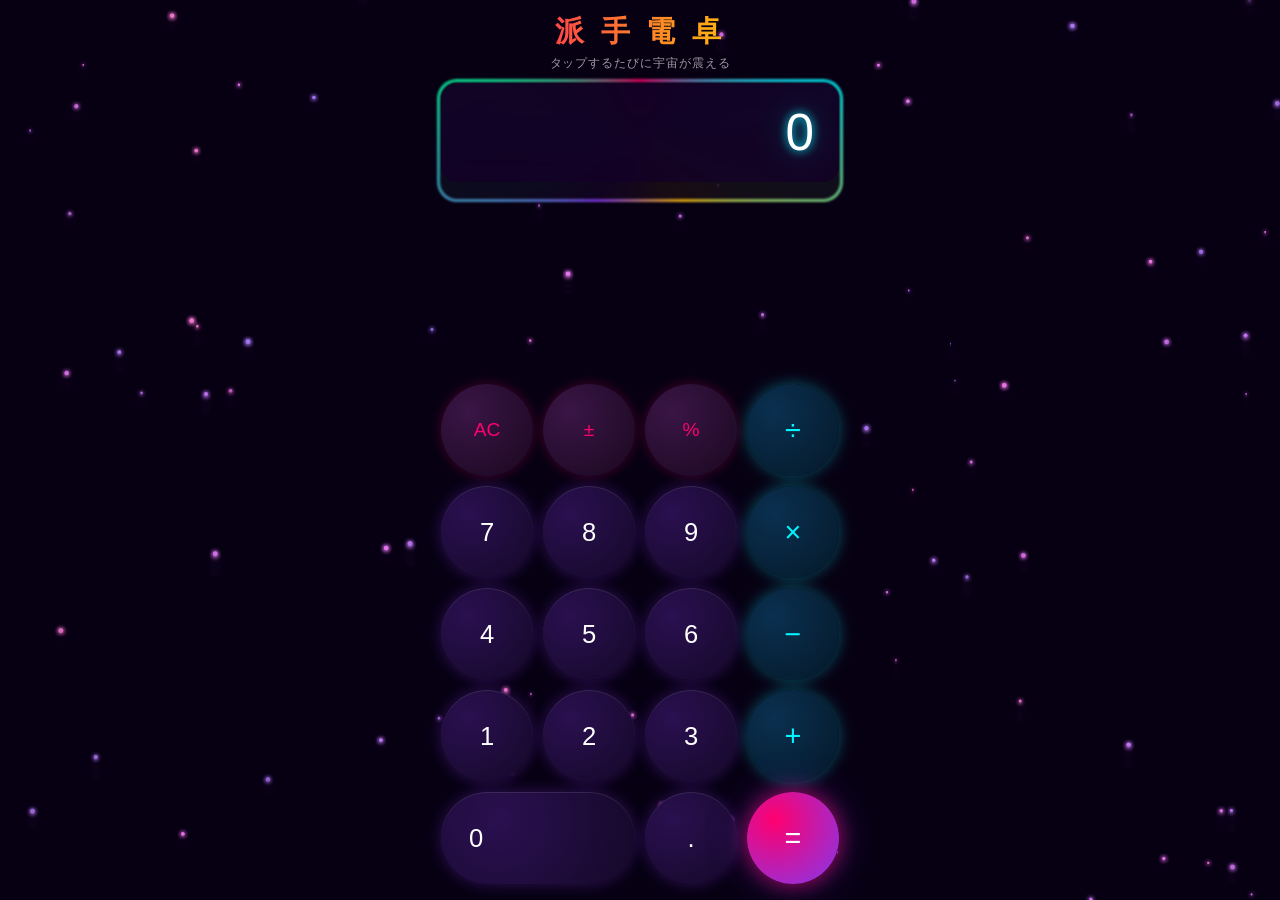
<file: index.html>
<!DOCTYPE html>
<html lang="ja">
<head>
  <meta charset="UTF-8">
  <meta name="viewport" content="width=device-width, initial-scale=1, maximum-scale=1, user-scalable=no, viewport-fit=cover">
  <meta name="apple-mobile-web-app-capable" content="yes">
  <meta name="apple-mobile-web-app-status-bar-style" content="black-translucent">
  <meta name="apple-mobile-web-app-title" content="派手電卓">
  <meta name="theme-color" content="#0a0014">
  <meta name="description" content="無駄にエフェクトがド派手な電卓">
  <title>✨ 派手電卓 ✨</title>
  <link rel="manifest" href="manifest.json">
  <link rel="apple-touch-icon" href="data:image/svg+xml,<svg xmlns='http://www.w3.org/2000/svg' viewBox='0 0 100 100'><rect fill='%230a0014' width='100' height='100' rx='20'/><text y='.9em' x='50%' text-anchor='middle' font-size='60'>✨</text></svg>">
  <link rel="stylesheet" href="css/style.css">
</head>
<body>
  <canvas id="bg-canvas" aria-hidden="true"></canvas>
  <canvas id="fx-canvas" aria-hidden="true"></canvas>

  <div class="app">
    <header class="header">
      <h1 class="title">
        <span class="title-char">派</span>
        <span class="title-char">手</span>
        <span class="title-char">電</span>
        <span class="title-char">卓</span>
      </h1>
      <p class="subtitle">タップするたびに宇宙が震える</p>
    </header>

    <div class="display-wrap">
      <div class="display-ring"></div>
      <div class="display" id="display" aria-live="polite" aria-label="計算結果">0</div>
      <div class="display-sub" id="display-sub"></div>
    </div>

    <div class="keypad" role="group" aria-label="電卓キー">
      <button class="key key-func" data-action="clear" aria-label="クリア">AC</button>
      <button class="key key-func" data-action="toggle-sign" aria-label="符号反転">±</button>
      <button class="key key-func" data-action="percent" aria-label="パーセント">%</button>
      <button class="key key-op" data-action="operator" data-value="/" aria-label="割る">÷</button>

      <button class="key key-num" data-action="digit" data-value="7">7</button>
      <button class="key key-num" data-action="digit" data-value="8">8</button>
      <button class="key key-num" data-action="digit" data-value="9">9</button>
      <button class="key key-op" data-action="operator" data-value="*" aria-label="かける">×</button>

      <button class="key key-num" data-action="digit" data-value="4">4</button>
      <button class="key key-num" data-action="digit" data-value="5">5</button>
      <button class="key key-num" data-action="digit" data-value="6">6</button>
      <button class="key key-op" data-action="operator" data-value="-" aria-label="引く">−</button>

      <button class="key key-num" data-action="digit" data-value="1">1</button>
      <button class="key key-num" data-action="digit" data-value="2">2</button>
      <button class="key key-num" data-action="digit" data-value="3">3</button>
      <button class="key key-op" data-action="operator" data-value="+" aria-label="足す">+</button>

      <button class="key key-num key-zero" data-action="digit" data-value="0">0</button>
      <button class="key key-num" data-action="decimal" aria-label="小数点">.</button>
      <button class="key key-equals" data-action="equals" aria-label="イコール">=</button>
    </div>
  </div>

  <div class="flash-overlay" id="flash-overlay" aria-hidden="true"></div>

  <script src="js/calculator.js" type="module"></script>
</body>
</html>
</file>
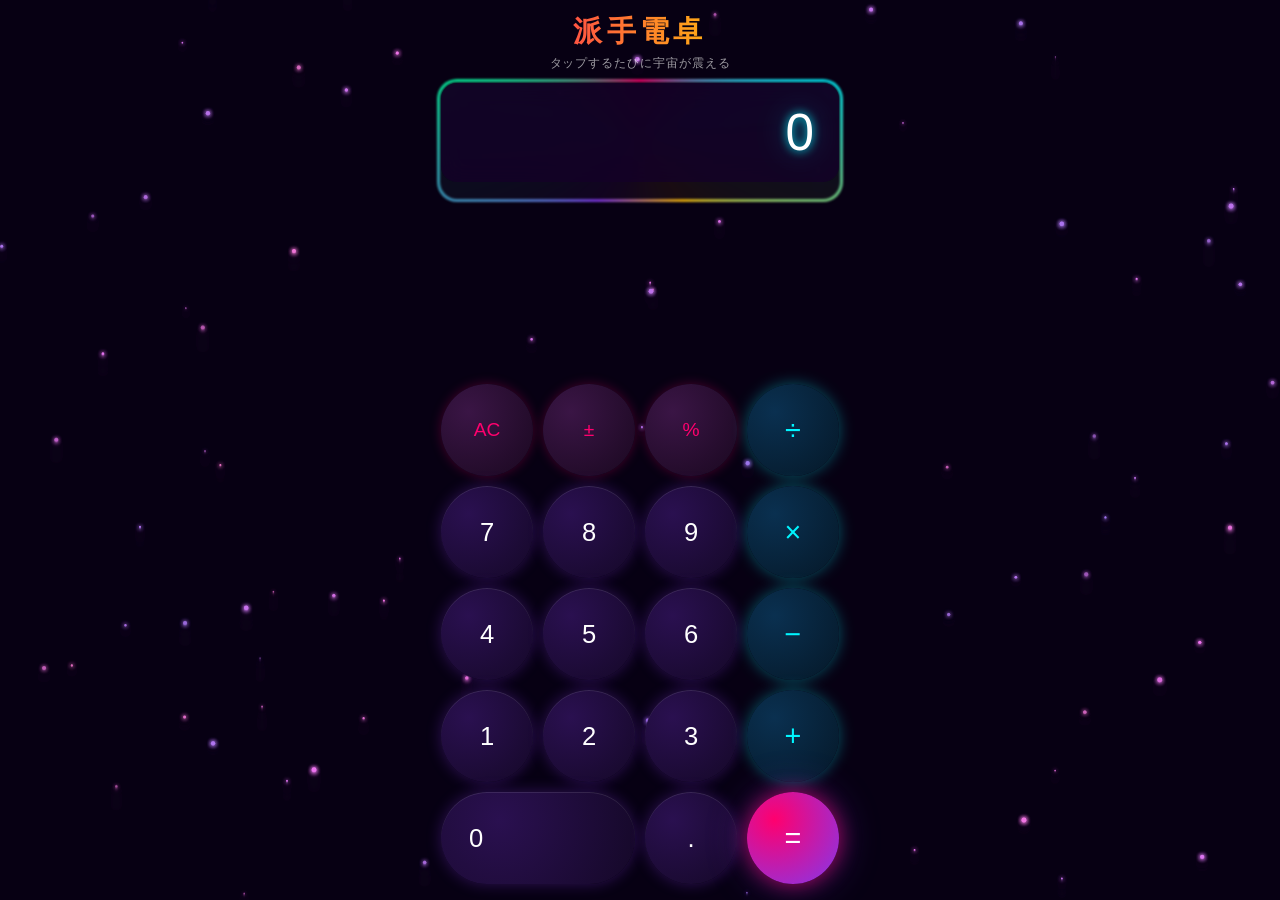
<file: calculator-standalone.html>
<!DOCTYPE html>
<html lang="ja">
<head>
  <meta charset="UTF-8">
  <meta name="viewport" content="width=device-width, initial-scale=1, maximum-scale=1, user-scalable=no, viewport-fit=cover">
  <meta name="apple-mobile-web-app-capable" content="yes">
  <meta name="apple-mobile-web-app-status-bar-style" content="black-translucent">
  <meta name="apple-mobile-web-app-title" content="派手電卓">
  <meta name="theme-color" content="#0a0014">
  <title>✨ 派手電卓 ✨</title>
  <style>
*,
*::before,
*::after {
  box-sizing: border-box;
  margin: 0;
  padding: 0;
  -webkit-tap-highlight-color: transparent;
}

:root {
  --bg-deep: #0a0014;
  --neon-pink: #ff006e;
  --neon-cyan: #00f5ff;
  --neon-yellow: #ffbe0b;
  --neon-purple: #8338ec;
  --neon-green: #06ffa5;
  --safe-top: env(safe-area-inset-top, 0px);
  --safe-bottom: env(safe-area-inset-bottom, 0px);
  --safe-left: env(safe-area-inset-left, 0px);
  --safe-right: env(safe-area-inset-right, 0px);
}

html,
body {
  height: 100%;
  overflow: hidden;
  touch-action: manipulation;
  user-select: none;
  -webkit-user-select: none;
  font-family: "SF Pro Display", "Hiragino Sans", "Helvetica Neue", sans-serif;
  background: var(--bg-deep);
  color: #fff;
}

#bg-canvas,
#fx-canvas {
  position: fixed;
  inset: 0;
  width: 100%;
  height: 100%;
  pointer-events: none;
}

#bg-canvas {
  z-index: 0;
}

#fx-canvas {
  z-index: 100;
}

.app {
  position: relative;
  z-index: 10;
  display: flex;
  flex-direction: column;
  height: 100%;
  max-width: 430px;
  margin: 0 auto;
  padding:
    calc(12px + var(--safe-top))
    calc(16px + var(--safe-right))
    calc(16px + var(--safe-bottom))
    calc(16px + var(--safe-left));
}

.header {
  text-align: center;
  margin-bottom: 12px;
}

.title {
  font-size: clamp(1.4rem, 5vw, 1.8rem);
  font-weight: 900;
  letter-spacing: 0.15em;
  background: linear-gradient(
    90deg,
    var(--neon-pink),
    var(--neon-yellow),
    var(--neon-cyan),
    var(--neon-purple),
    var(--neon-pink)
  );
  background-size: 300% 100%;
  -webkit-background-clip: text;
  background-clip: text;
  -webkit-text-fill-color: transparent;
  animation: title-shimmer 3s linear infinite;
}

.title-char {
  display: inline-block;
  animation: title-bounce 2s ease-in-out infinite;
}

.title-char:nth-child(1) { animation-delay: 0s; }
.title-char:nth-child(2) { animation-delay: 0.15s; }
.title-char:nth-child(3) { animation-delay: 0.3s; }
.title-char:nth-child(4) { animation-delay: 0.45s; }

.subtitle {
  font-size: 0.72rem;
  opacity: 0.6;
  margin-top: 4px;
  letter-spacing: 0.08em;
}

.display-wrap {
  position: relative;
  margin-bottom: 20px;
  flex-shrink: 0;
}

.display-ring {
  position: absolute;
  inset: -4px;
  border-radius: 20px;
  background: conic-gradient(
    from var(--ring-angle, 0deg),
    var(--neon-pink),
    var(--neon-cyan),
    var(--neon-yellow),
    var(--neon-purple),
    var(--neon-green),
    var(--neon-pink)
  );
  animation: ring-spin 4s linear infinite;
  opacity: 0.85;
  filter: blur(1px);
}

.display-ring::after {
  content: "";
  position: absolute;
  inset: 3px;
  border-radius: 17px;
  background: rgba(10, 0, 20, 0.92);
}

.display {
  position: relative;
  z-index: 1;
  min-height: 88px;
  padding: 20px 24px;
  border-radius: 16px;
  background: rgba(20, 0, 40, 0.75);
  backdrop-filter: blur(12px);
  -webkit-backdrop-filter: blur(12px);
  font-size: clamp(2.4rem, 10vw, 3.2rem);
  font-weight: 300;
  text-align: right;
  letter-spacing: 0.02em;
  overflow: hidden;
  text-overflow: ellipsis;
  white-space: nowrap;
  text-shadow:
    0 0 10px var(--neon-cyan),
    0 0 30px rgba(0, 245, 255, 0.4);
  transition: transform 0.1s;
}

.display.glitch {
  animation: display-glitch 0.35s steps(2) 2;
}

.display.shake {
  animation: display-shake 0.4s ease;
}

.display-sub {
  position: relative;
  z-index: 1;
  min-height: 1.2em;
  padding: 4px 24px 0;
  text-align: right;
  font-size: 0.85rem;
  opacity: 0.5;
  letter-spacing: 0.05em;
}

.keypad {
  display: grid;
  grid-template-columns: repeat(4, 1fr);
  gap: 10px;
  flex: 1;
  align-content: end;
}

.key {
  position: relative;
  border: none;
  border-radius: 50%;
  aspect-ratio: 1;
  font-size: clamp(1.3rem, 5vw, 1.6rem);
  font-weight: 500;
  color: #fff;
  cursor: pointer;
  overflow: hidden;
  transition: transform 0.08s;
  -webkit-appearance: none;
  appearance: none;
}

.key::before {
  content: "";
  position: absolute;
  inset: 0;
  border-radius: inherit;
  opacity: 0;
  transition: opacity 0.15s;
}

.key:active {
  transform: scale(0.88);
}

.key-num {
  background: radial-gradient(circle at 30% 30%, #2a1050, #150828);
  box-shadow:
    0 0 15px rgba(131, 56, 236, 0.3),
    inset 0 1px 0 rgba(255, 255, 255, 0.1);
}

.key-num:active {
  box-shadow:
    0 0 30px var(--neon-purple),
    0 0 60px rgba(131, 56, 236, 0.5);
}

.key-func {
  background: radial-gradient(circle at 30% 30%, #3a1545, #1a0820);
  color: var(--neon-pink);
  box-shadow: 0 0 12px rgba(255, 0, 110, 0.25);
  font-size: clamp(1rem, 4vw, 1.2rem);
}

.key-op {
  background: radial-gradient(circle at 30% 30%, #0a3050, #051828);
  color: var(--neon-cyan);
  box-shadow: 0 0 15px rgba(0, 245, 255, 0.35);
  font-size: clamp(1.5rem, 6vw, 1.8rem);
}

.key-equals {
  background: radial-gradient(circle at 30% 30%, #ff006e, #8338ec);
  box-shadow:
    0 0 20px rgba(255, 0, 110, 0.6),
    0 0 40px rgba(131, 56, 236, 0.4);
  animation: equals-pulse 2s ease-in-out infinite;
  font-size: clamp(1.5rem, 6vw, 1.8rem);
}

.key-zero {
  grid-column: span 2;
  aspect-ratio: auto;
  border-radius: 999px;
  text-align: left;
  padding-left: 28px;
}

.key.ripple::after {
  content: "";
  position: absolute;
  width: 100%;
  height: 100%;
  border-radius: inherit;
  background: radial-gradient(circle, rgba(255, 255, 255, 0.5) 0%, transparent 70%);
  transform: scale(0);
  animation: ripple 0.5s ease-out;
}

.flash-overlay {
  position: fixed;
  inset: 0;
  pointer-events: none;
  z-index: 200;
  opacity: 0;
  background: radial-gradient(circle, rgba(255, 255, 255, 0.9) 0%, transparent 70%);
  transition: opacity 0.05s;
}

.flash-overlay.active {
  opacity: 1;
}

body.screen-shake {
  animation: screen-shake 0.5s ease;
}

@keyframes title-shimmer {
  0% { background-position: 0% 50%; }
  100% { background-position: 300% 50%; }
}

@keyframes title-bounce {
  0%, 100% { transform: translateY(0); }
  50% { transform: translateY(-4px); }
}

@keyframes ring-spin {
  to { --ring-angle: 360deg; }
}

@property --ring-angle {
  syntax: "<angle>";
  initial-value: 0deg;
  inherits: false;
}

@keyframes display-glitch {
  0% { transform: translate(0); filter: hue-rotate(0deg); }
  25% { transform: translate(-3px, 2px); filter: hue-rotate(90deg); }
  50% { transform: translate(3px, -2px); filter: hue-rotate(180deg); }
  75% { transform: translate(-2px, -1px); filter: hue-rotate(270deg); }
  100% { transform: translate(0); filter: hue-rotate(360deg); }
}

@keyframes display-shake {
  0%, 100% { transform: translateX(0); }
  20% { transform: translateX(-6px); }
  40% { transform: translateX(6px); }
  60% { transform: translateX(-4px); }
  80% { transform: translateX(4px); }
}

@keyframes equals-pulse {
  0%, 100% {
    box-shadow:
      0 0 20px rgba(255, 0, 110, 0.6),
      0 0 40px rgba(131, 56, 236, 0.4);
  }
  50% {
    box-shadow:
      0 0 35px rgba(255, 0, 110, 0.9),
      0 0 70px rgba(131, 56, 236, 0.7),
      0 0 100px rgba(0, 245, 255, 0.3);
  }
}

@keyframes ripple {
  to { transform: scale(2.5); opacity: 0; }
}

@keyframes screen-shake {
  0%, 100% { transform: translate(0, 0); }
  10% { transform: translate(-4px, 2px); }
  20% { transform: translate(4px, -2px); }
  30% { transform: translate(-3px, -3px); }
  40% { transform: translate(3px, 3px); }
  50% { transform: translate(-2px, 1px); }
  60% { transform: translate(2px, -1px); }
  70% { transform: translate(-1px, 2px); }
  80% { transform: translate(1px, -2px); }
}

@media (max-height: 680px) {
  .header { margin-bottom: 8px; }
  .display { min-height: 72px; padding: 14px 20px; }
  .keypad { gap: 8px; }
}

  </style>
</head>
<body>
  <canvas id="bg-canvas" aria-hidden="true"></canvas>
  <canvas id="fx-canvas" aria-hidden="true"></canvas>
  <div class="app">
    <header class="header">
      <h1 class="title">
        <span class="title-char">派</span><span class="title-char">手</span><span class="title-char">電</span><span class="title-char">卓</span>
      </h1>
      <p class="subtitle">タップするたびに宇宙が震える</p>
    </header>
    <div class="display-wrap">
      <div class="display-ring"></div>
      <div class="display" id="display" aria-live="polite">0</div>
      <div class="display-sub" id="display-sub"></div>
    </div>
    <div class="keypad">
      <button class="key key-func" data-action="clear">AC</button>
      <button class="key key-func" data-action="toggle-sign">±</button>
      <button class="key key-func" data-action="percent">%</button>
      <button class="key key-op" data-action="operator" data-value="/">÷</button>
      <button class="key key-num" data-action="digit" data-value="7">7</button>
      <button class="key key-num" data-action="digit" data-value="8">8</button>
      <button class="key key-num" data-action="digit" data-value="9">9</button>
      <button class="key key-op" data-action="operator" data-value="*">×</button>
      <button class="key key-num" data-action="digit" data-value="4">4</button>
      <button class="key key-num" data-action="digit" data-value="5">5</button>
      <button class="key key-num" data-action="digit" data-value="6">6</button>
      <button class="key key-op" data-action="operator" data-value="-">−</button>
      <button class="key key-num" data-action="digit" data-value="1">1</button>
      <button class="key key-num" data-action="digit" data-value="2">2</button>
      <button class="key key-num" data-action="digit" data-value="3">3</button>
      <button class="key key-op" data-action="operator" data-value="+">+</button>
      <button class="key key-num key-zero" data-action="digit" data-value="0">0</button>
      <button class="key key-num" data-action="decimal">.</button>
      <button class="key key-equals" data-action="equals">=</button>
    </div>
  </div>
  <div class="flash-overlay" id="flash-overlay" aria-hidden="true"></div>
  <script>
// ===== Calculator Logic =====
class FlashyCalculator {
  constructor(displayEl, subDisplayEl) {
    this.displayEl = displayEl;
    this.subDisplayEl = subDisplayEl;
    this.current = "0";
    this.previous = null;
    this.operator = null;
    this.waitingForOperand = false;
    this.lastExpression = "";
  }

  inputDigit(digit) {
    if (this.waitingForOperand) {
      this.current = digit;
      this.waitingForOperand = false;
    } else {
      this.current = this.current === "0" ? digit : this.current + digit;
    }
    this.updateDisplay();
  }

  inputDecimal() {
    if (this.waitingForOperand) {
      this.current = "0.";
      this.waitingForOperand = false;
    } else if (!this.current.includes(".")) {
      this.current += ".";
    }
    this.updateDisplay();
  }

  clear() {
    this.current = "0";
    this.previous = null;
    this.operator = null;
    this.waitingForOperand = false;
    this.lastExpression = "";
    this.updateDisplay();
  }

  toggleSign() {
    if (this.current === "0") return;
    this.current = this.current.startsWith("-")
      ? this.current.slice(1)
      : "-" + this.current;
    this.updateDisplay();
  }

  percent() {
    const val = parseFloat(this.current);
    this.current = String(val / 100);
    this.updateDisplay();
  }

  setOperator(op) {
    const inputValue = parseFloat(this.current);

    if (this.previous === null) {
      this.previous = inputValue;
    } else if (!this.waitingForOperand) {
      const result = this.calculate(this.previous, inputValue, this.operator);
      this.current = this.formatResult(result);
      this.previous = result;
    }

    this.waitingForOperand = true;
    this.operator = op;
    this.lastExpression = `${this.formatResult(this.previous)} ${this.opSymbol(op)}`;
    this.updateDisplay();
  }

  equals() {
    if (this.operator === null || this.previous === null) return null;

    const inputValue = parseFloat(this.current);
    const result = this.calculate(this.previous, inputValue, this.operator);
    this.lastExpression = `${this.formatResult(this.previous)} ${this.opSymbol(this.operator)} ${this.formatResult(inputValue)} =`;
    this.current = this.formatResult(result);
    this.previous = null;
    this.operator = null;
    this.waitingForOperand = true;
    this.updateDisplay();
    return result;
  }

  calculate(a, b, op) {
    switch (op) {
      case "+": return a + b;
      case "-": return a - b;
      case "*": return a * b;
      case "/": return b === 0 ? NaN : a / b;
      default: return b;
    }
  }

  opSymbol(op) {
    return { "+": "+", "-": "−", "*": "×", "/": "÷" }[op] || op;
  }

  formatResult(num) {
    if (isNaN(num) || !isFinite(num)) return "エラー";
    const str = String(num);
    if (str.length > 12) {
      return num.toPrecision(10).replace(/\.?0+$/, "");
    }
    return str;
  }

  updateDisplay() {
    this.displayEl.textContent = this.current;
    this.subDisplayEl.textContent = this.lastExpression;
  }
}

// ===== Particle System =====
class ParticleSystem {
  constructor(canvas) {
    this.canvas = canvas;
    this.ctx = canvas.getContext("2d");
    this.particles = [];
    this.resize();
    window.addEventListener("resize", () => this.resize());
  }

  resize() {
    const dpr = Math.min(window.devicePixelRatio || 1, 2);
    this.canvas.width = window.innerWidth * dpr;
    this.canvas.height = window.innerHeight * dpr;
    this.ctx.setTransform(dpr, 0, 0, dpr, 0, 0);
    this.w = window.innerWidth;
    this.h = window.innerHeight;
  }

  burst(x, y, count, colors, intensity = 1) {
    for (let i = 0; i < count; i++) {
      const angle = (Math.PI * 2 * i) / count + Math.random() * 0.5;
      const speed = (2 + Math.random() * 6) * intensity;
      this.particles.push({
        x, y,
        vx: Math.cos(angle) * speed,
        vy: Math.sin(angle) * speed,
        life: 1,
        decay: 0.015 + Math.random() * 0.02,
        size: 2 + Math.random() * 4 * intensity,
        color: colors[Math.floor(Math.random() * colors.length)],
        gravity: 0.08,
      });
    }
  }

  confetti(count = 120) {
    const colors = ["#ff006e", "#00f5ff", "#ffbe0b", "#8338ec", "#06ffa5", "#ff006e"];
    for (let i = 0; i < count; i++) {
      this.particles.push({
        x: Math.random() * this.w,
        y: -20,
        vx: (Math.random() - 0.5) * 4,
        vy: 2 + Math.random() * 6,
        life: 1,
        decay: 0.004 + Math.random() * 0.004,
        size: 4 + Math.random() * 6,
        color: colors[Math.floor(Math.random() * colors.length)],
        gravity: 0.05,
        rotation: Math.random() * Math.PI * 2,
        spin: (Math.random() - 0.5) * 0.2,
      });
    }
  }

  update() {
    this.ctx.clearRect(0, 0, this.w, this.h);

    for (let i = this.particles.length - 1; i >= 0; i--) {
      const p = this.particles[i];
      p.x += p.vx;
      p.y += p.vy;
      p.vy += p.gravity;
      p.life -= p.decay;
      if (p.spin) p.rotation += p.spin;

      if (p.life <= 0) {
        this.particles.splice(i, 1);
        continue;
      }

      this.ctx.globalAlpha = p.life;
      this.ctx.fillStyle = p.color;
      this.ctx.shadowBlur = 8;
      this.ctx.shadowColor = p.color;

      if (p.rotation) {
        this.ctx.save();
        this.ctx.translate(p.x, p.y);
        this.ctx.rotate(p.rotation);
        this.ctx.fillRect(-p.size / 2, -p.size / 4, p.size, p.size / 2);
        this.ctx.restore();
      } else {
        this.ctx.beginPath();
        this.ctx.arc(p.x, p.y, p.size, 0, Math.PI * 2);
        this.ctx.fill();
      }
    }

    this.ctx.globalAlpha = 1;
    this.ctx.shadowBlur = 0;
    requestAnimationFrame(() => this.update());
  }
}

// ===== Starfield Background =====
class Starfield {
  constructor(canvas) {
    this.canvas = canvas;
    this.ctx = canvas.getContext("2d");
    this.stars = [];
    this.resize();
    window.addEventListener("resize", () => this.resize());
    this.initStars();
  }

  resize() {
    const dpr = Math.min(window.devicePixelRatio || 1, 2);
    this.canvas.width = window.innerWidth * dpr;
    this.canvas.height = window.innerHeight * dpr;
    this.ctx.setTransform(dpr, 0, 0, dpr, 0, 0);
    this.w = window.innerWidth;
    this.h = window.innerHeight;
  }

  initStars() {
    this.stars = Array.from({ length: 80 }, () => ({
      x: Math.random() * this.w,
      y: Math.random() * this.h,
      size: Math.random() * 2 + 0.5,
      speed: Math.random() * 0.3 + 0.1,
      hue: Math.random() * 60 + 260,
      twinkle: Math.random() * Math.PI * 2,
    }));
  }

  draw() {
    this.ctx.fillStyle = "rgba(10, 0, 20, 0.25)";
    this.ctx.fillRect(0, 0, this.w, this.h);

    const t = Date.now() * 0.001;
    for (const s of this.stars) {
      s.y -= s.speed;
      if (s.y < 0) {
        s.y = this.h;
        s.x = Math.random() * this.w;
      }
      const alpha = 0.3 + 0.7 * Math.abs(Math.sin(t * 2 + s.twinkle));
      this.ctx.fillStyle = `hsla(${s.hue}, 80%, 70%, ${alpha})`;
      this.ctx.shadowBlur = 4;
      this.ctx.shadowColor = `hsl(${s.hue}, 80%, 70%)`;
      this.ctx.beginPath();
      this.ctx.arc(s.x, s.y, s.size, 0, Math.PI * 2);
      this.ctx.fill();
    }
    this.ctx.shadowBlur = 0;
    requestAnimationFrame(() => this.draw());
  }
}

// ===== Sound Engine (Web Audio) =====
class SoundEngine {
  constructor() {
    this.ctx = null;
    this.enabled = false;
  }

  init() {
    if (this.enabled) return;
    try {
      this.ctx = new (window.AudioContext || window.webkitAudioContext)();
      this.enabled = true;
    } catch {
      /* silent fail */
    }
  }

  play(type) {
    if (!this.enabled || !this.ctx) return;
    if (this.ctx.state === "suspended") this.ctx.resume();

    const osc = this.ctx.createOscillator();
    const gain = this.ctx.createGain();
    osc.connect(gain);
    gain.connect(this.ctx.destination);

    const now = this.ctx.currentTime;

    switch (type) {
      case "digit":
        osc.type = "sine";
        osc.frequency.setValueAtTime(440 + Math.random() * 200, now);
        gain.gain.setValueAtTime(0.15, now);
        gain.gain.exponentialRampToValueAtTime(0.001, now + 0.1);
        osc.start(now);
        osc.stop(now + 0.1);
        break;
      case "op":
        osc.type = "square";
        osc.frequency.setValueAtTime(660, now);
        gain.gain.setValueAtTime(0.1, now);
        gain.gain.exponentialRampToValueAtTime(0.001, now + 0.15);
        osc.start(now);
        osc.stop(now + 0.15);
        break;
      case "equals":
        [523, 659, 784, 1047].forEach((freq, i) => {
          const o = this.ctx.createOscillator();
          const g = this.ctx.createGain();
          o.connect(g);
          g.connect(this.ctx.destination);
          o.type = "sawtooth";
          o.frequency.setValueAtTime(freq, now + i * 0.08);
          g.gain.setValueAtTime(0.12, now + i * 0.08);
          g.gain.exponentialRampToValueAtTime(0.001, now + i * 0.08 + 0.3);
          o.start(now + i * 0.08);
          o.stop(now + i * 0.08 + 0.3);
        });
        break;
      case "clear":
        osc.type = "triangle";
        osc.frequency.setValueAtTime(880, now);
        osc.frequency.exponentialRampToValueAtTime(220, now + 0.2);
        gain.gain.setValueAtTime(0.12, now);
        gain.gain.exponentialRampToValueAtTime(0.001, now + 0.2);
        osc.start(now);
        osc.stop(now + 0.2);
        break;
      case "error":
        osc.type = "sawtooth";
        osc.frequency.setValueAtTime(150, now);
        osc.frequency.setValueAtTime(100, now + 0.1);
        gain.gain.setValueAtTime(0.2, now);
        gain.gain.exponentialRampToValueAtTime(0.001, now + 0.3);
        osc.start(now);
        osc.stop(now + 0.3);
        break;
    }
  }
}

// ===== Haptic Feedback =====
function vibrate(pattern) {
  if ("vibrate" in navigator) {
    navigator.vibrate(pattern);
  }
}

// ===== Main =====
const displayEl = document.getElementById("display");
const subDisplayEl = document.getElementById("display-sub");
const flashOverlay = document.getElementById("flash-overlay");
const calc = new FlashyCalculator(displayEl, subDisplayEl);
const particles = new ParticleSystem(document.getElementById("fx-canvas"));
const starfield = new Starfield(document.getElementById("bg-canvas"));
const sound = new SoundEngine();

particles.update();
starfield.draw();

const COLORS = {
  digit: ["#8338ec", "#ff006e", "#00f5ff"],
  op: ["#00f5ff", "#06ffa5"],
  func: ["#ff006e", "#ffbe0b"],
  equals: ["#ff006e", "#ffbe0b", "#00f5ff", "#8338ec", "#06ffa5"],
};

function getButtonCenter(btn) {
  const rect = btn.getBoundingClientRect();
  return { x: rect.left + rect.width / 2, y: rect.top + rect.height / 2 };
}

function triggerFlash() {
  flashOverlay.classList.add("active");
  setTimeout(() => flashOverlay.classList.remove("active"), 80);
}

function triggerShake() {
  document.body.classList.add("screen-shake");
  displayEl.classList.add("shake");
  setTimeout(() => {
    document.body.classList.remove("screen-shake");
    displayEl.classList.remove("shake");
  }, 500);
}

function triggerGlitch() {
  displayEl.classList.remove("glitch");
  void displayEl.offsetWidth;
  displayEl.classList.add("glitch");
  setTimeout(() => displayEl.classList.remove("glitch"), 400);
}

function addRipple(btn) {
  btn.classList.remove("ripple");
  void btn.offsetWidth;
  btn.classList.add("ripple");
}

document.querySelector(".keypad").addEventListener("click", (e) => {
  const btn = e.target.closest(".key");
  if (!btn) return;

  sound.init();

  const action = btn.dataset.action;
  const value = btn.dataset.value;
  const { x, y } = getButtonCenter(btn);

  addRipple(btn);
  triggerGlitch();

  switch (action) {
    case "digit":
      calc.inputDigit(value);
      particles.burst(x, y, 12, COLORS.digit);
      sound.play("digit");
      vibrate(10);
      break;
    case "decimal":
      calc.inputDecimal();
      particles.burst(x, y, 8, COLORS.digit);
      sound.play("digit");
      vibrate(10);
      break;
    case "operator":
      calc.setOperator(value);
      particles.burst(x, y, 20, COLORS.op, 1.2);
      sound.play("op");
      vibrate(20);
      break;
    case "clear":
      calc.clear();
      particles.burst(x, y, 30, COLORS.func, 1.5);
      sound.play("clear");
      vibrate([30, 20, 30]);
      break;
    case "toggle-sign":
      calc.toggleSign();
      particles.burst(x, y, 15, COLORS.func);
      sound.play("op");
      vibrate(15);
      break;
    case "percent":
      calc.percent();
      particles.burst(x, y, 15, COLORS.func);
      sound.play("op");
      vibrate(15);
      break;
    case "equals": {
      const result = calc.equals();
      particles.burst(x, y, 40, COLORS.equals, 2);
      particles.confetti(150);
      triggerFlash();
      triggerShake();
      sound.play("equals");
      vibrate([50, 30, 80, 30, 120]);

      if (result !== null && (isNaN(result) || !isFinite(result))) {
        sound.play("error");
        displayEl.style.color = "#ff006e";
        setTimeout(() => { displayEl.style.color = ""; }, 600);
      }
      break;
    }
  }
});

// Prevent double-tap zoom on iOS
let lastTouchEnd = 0;
document.addEventListener("touchend", (e) => {
  const now = Date.now();
  if (now - lastTouchEnd <= 300) e.preventDefault();
  lastTouchEnd = now;
}, { passive: false });

// Prevent pull-to-refresh on iOS
document.body.addEventListener("touchmove", (e) => {
  if (e.target === document.body) e.preventDefault();
}, { passive: false });

  </script>
</body>
</html>
</file>
<file: css/style.css>
*,
*::before,
*::after {
  box-sizing: border-box;
  margin: 0;
  padding: 0;
  -webkit-tap-highlight-color: transparent;
}

:root {
  --bg-deep: #0a0014;
  --neon-pink: #ff006e;
  --neon-cyan: #00f5ff;
  --neon-yellow: #ffbe0b;
  --neon-purple: #8338ec;
  --neon-green: #06ffa5;
  --safe-top: env(safe-area-inset-top, 0px);
  --safe-bottom: env(safe-area-inset-bottom, 0px);
  --safe-left: env(safe-area-inset-left, 0px);
  --safe-right: env(safe-area-inset-right, 0px);
}

html,
body {
  height: 100%;
  overflow: hidden;
  touch-action: manipulation;
  user-select: none;
  -webkit-user-select: none;
  font-family: "SF Pro Display", "Hiragino Sans", "Helvetica Neue", sans-serif;
  background: var(--bg-deep);
  color: #fff;
}

#bg-canvas,
#fx-canvas {
  position: fixed;
  inset: 0;
  width: 100%;
  height: 100%;
  pointer-events: none;
}

#bg-canvas {
  z-index: 0;
}

#fx-canvas {
  z-index: 100;
}

.app {
  position: relative;
  z-index: 10;
  display: flex;
  flex-direction: column;
  height: 100%;
  max-width: 430px;
  margin: 0 auto;
  padding:
    calc(12px + var(--safe-top))
    calc(16px + var(--safe-right))
    calc(16px + var(--safe-bottom))
    calc(16px + var(--safe-left));
}

.header {
  text-align: center;
  margin-bottom: 12px;
}

.title {
  font-size: clamp(1.4rem, 5vw, 1.8rem);
  font-weight: 900;
  letter-spacing: 0.15em;
  background: linear-gradient(
    90deg,
    var(--neon-pink),
    var(--neon-yellow),
    var(--neon-cyan),
    var(--neon-purple),
    var(--neon-pink)
  );
  background-size: 300% 100%;
  -webkit-background-clip: text;
  background-clip: text;
  -webkit-text-fill-color: transparent;
  animation: title-shimmer 3s linear infinite;
}

.title-char {
  display: inline-block;
  animation: title-bounce 2s ease-in-out infinite;
}

.title-char:nth-child(1) { animation-delay: 0s; }
.title-char:nth-child(2) { animation-delay: 0.15s; }
.title-char:nth-child(3) { animation-delay: 0.3s; }
.title-char:nth-child(4) { animation-delay: 0.45s; }

.subtitle {
  font-size: 0.72rem;
  opacity: 0.6;
  margin-top: 4px;
  letter-spacing: 0.08em;
}

.display-wrap {
  position: relative;
  margin-bottom: 20px;
  flex-shrink: 0;
}

.display-ring {
  position: absolute;
  inset: -4px;
  border-radius: 20px;
  background: conic-gradient(
    from var(--ring-angle, 0deg),
    var(--neon-pink),
    var(--neon-cyan),
    var(--neon-yellow),
    var(--neon-purple),
    var(--neon-green),
    var(--neon-pink)
  );
  animation: ring-spin 4s linear infinite;
  opacity: 0.85;
  filter: blur(1px);
}

.display-ring::after {
  content: "";
  position: absolute;
  inset: 3px;
  border-radius: 17px;
  background: rgba(10, 0, 20, 0.92);
}

.display {
  position: relative;
  z-index: 1;
  min-height: 88px;
  padding: 20px 24px;
  border-radius: 16px;
  background: rgba(20, 0, 40, 0.75);
  backdrop-filter: blur(12px);
  -webkit-backdrop-filter: blur(12px);
  font-size: clamp(2.4rem, 10vw, 3.2rem);
  font-weight: 300;
  text-align: right;
  letter-spacing: 0.02em;
  overflow: hidden;
  text-overflow: ellipsis;
  white-space: nowrap;
  text-shadow:
    0 0 10px var(--neon-cyan),
    0 0 30px rgba(0, 245, 255, 0.4);
  transition: transform 0.1s;
}

.display.glitch {
  animation: display-glitch 0.35s steps(2) 2;
}

.display.shake {
  animation: display-shake 0.4s ease;
}

.display-sub {
  position: relative;
  z-index: 1;
  min-height: 1.2em;
  padding: 4px 24px 0;
  text-align: right;
  font-size: 0.85rem;
  opacity: 0.5;
  letter-spacing: 0.05em;
}

.keypad {
  display: grid;
  grid-template-columns: repeat(4, 1fr);
  gap: 10px;
  flex: 1;
  align-content: end;
}

.key {
  position: relative;
  border: none;
  border-radius: 50%;
  aspect-ratio: 1;
  font-size: clamp(1.3rem, 5vw, 1.6rem);
  font-weight: 500;
  color: #fff;
  cursor: pointer;
  overflow: hidden;
  transition: transform 0.08s;
  -webkit-appearance: none;
  appearance: none;
}

.key::before {
  content: "";
  position: absolute;
  inset: 0;
  border-radius: inherit;
  opacity: 0;
  transition: opacity 0.15s;
}

.key:active {
  transform: scale(0.88);
}

.key-num {
  background: radial-gradient(circle at 30% 30%, #2a1050, #150828);
  box-shadow:
    0 0 15px rgba(131, 56, 236, 0.3),
    inset 0 1px 0 rgba(255, 255, 255, 0.1);
}

.key-num:active {
  box-shadow:
    0 0 30px var(--neon-purple),
    0 0 60px rgba(131, 56, 236, 0.5);
}

.key-func {
  background: radial-gradient(circle at 30% 30%, #3a1545, #1a0820);
  color: var(--neon-pink);
  box-shadow: 0 0 12px rgba(255, 0, 110, 0.25);
  font-size: clamp(1rem, 4vw, 1.2rem);
}

.key-op {
  background: radial-gradient(circle at 30% 30%, #0a3050, #051828);
  color: var(--neon-cyan);
  box-shadow: 0 0 15px rgba(0, 245, 255, 0.35);
  font-size: clamp(1.5rem, 6vw, 1.8rem);
}

.key-equals {
  background: radial-gradient(circle at 30% 30%, #ff006e, #8338ec);
  box-shadow:
    0 0 20px rgba(255, 0, 110, 0.6),
    0 0 40px rgba(131, 56, 236, 0.4);
  animation: equals-pulse 2s ease-in-out infinite;
  font-size: clamp(1.5rem, 6vw, 1.8rem);
}

.key-zero {
  grid-column: span 2;
  aspect-ratio: auto;
  border-radius: 999px;
  text-align: left;
  padding-left: 28px;
}

.key.ripple::after {
  content: "";
  position: absolute;
  width: 100%;
  height: 100%;
  border-radius: inherit;
  background: radial-gradient(circle, rgba(255, 255, 255, 0.5) 0%, transparent 70%);
  transform: scale(0);
  animation: ripple 0.5s ease-out;
}

.flash-overlay {
  position: fixed;
  inset: 0;
  pointer-events: none;
  z-index: 200;
  opacity: 0;
  background: radial-gradient(circle, rgba(255, 255, 255, 0.9) 0%, transparent 70%);
  transition: opacity 0.05s;
}

.flash-overlay.active {
  opacity: 1;
}

body.screen-shake {
  animation: screen-shake 0.5s ease;
}

@keyframes title-shimmer {
  0% { background-position: 0% 50%; }
  100% { background-position: 300% 50%; }
}

@keyframes title-bounce {
  0%, 100% { transform: translateY(0); }
  50% { transform: translateY(-4px); }
}

@keyframes ring-spin {
  to { --ring-angle: 360deg; }
}

@property --ring-angle {
  syntax: "<angle>";
  initial-value: 0deg;
  inherits: false;
}

@keyframes display-glitch {
  0% { transform: translate(0); filter: hue-rotate(0deg); }
  25% { transform: translate(-3px, 2px); filter: hue-rotate(90deg); }
  50% { transform: translate(3px, -2px); filter: hue-rotate(180deg); }
  75% { transform: translate(-2px, -1px); filter: hue-rotate(270deg); }
  100% { transform: translate(0); filter: hue-rotate(360deg); }
}

@keyframes display-shake {
  0%, 100% { transform: translateX(0); }
  20% { transform: translateX(-6px); }
  40% { transform: translateX(6px); }
  60% { transform: translateX(-4px); }
  80% { transform: translateX(4px); }
}

@keyframes equals-pulse {
  0%, 100% {
    box-shadow:
      0 0 20px rgba(255, 0, 110, 0.6),
      0 0 40px rgba(131, 56, 236, 0.4);
  }
  50% {
    box-shadow:
      0 0 35px rgba(255, 0, 110, 0.9),
      0 0 70px rgba(131, 56, 236, 0.7),
      0 0 100px rgba(0, 245, 255, 0.3);
  }
}

@keyframes ripple {
  to { transform: scale(2.5); opacity: 0; }
}

@keyframes screen-shake {
  0%, 100% { transform: translate(0, 0); }
  10% { transform: translate(-4px, 2px); }
  20% { transform: translate(4px, -2px); }
  30% { transform: translate(-3px, -3px); }
  40% { transform: translate(3px, 3px); }
  50% { transform: translate(-2px, 1px); }
  60% { transform: translate(2px, -1px); }
  70% { transform: translate(-1px, 2px); }
  80% { transform: translate(1px, -2px); }
}

@media (max-height: 680px) {
  .header { margin-bottom: 8px; }
  .display { min-height: 72px; padding: 14px 20px; }
  .keypad { gap: 8px; }
}
</file>
